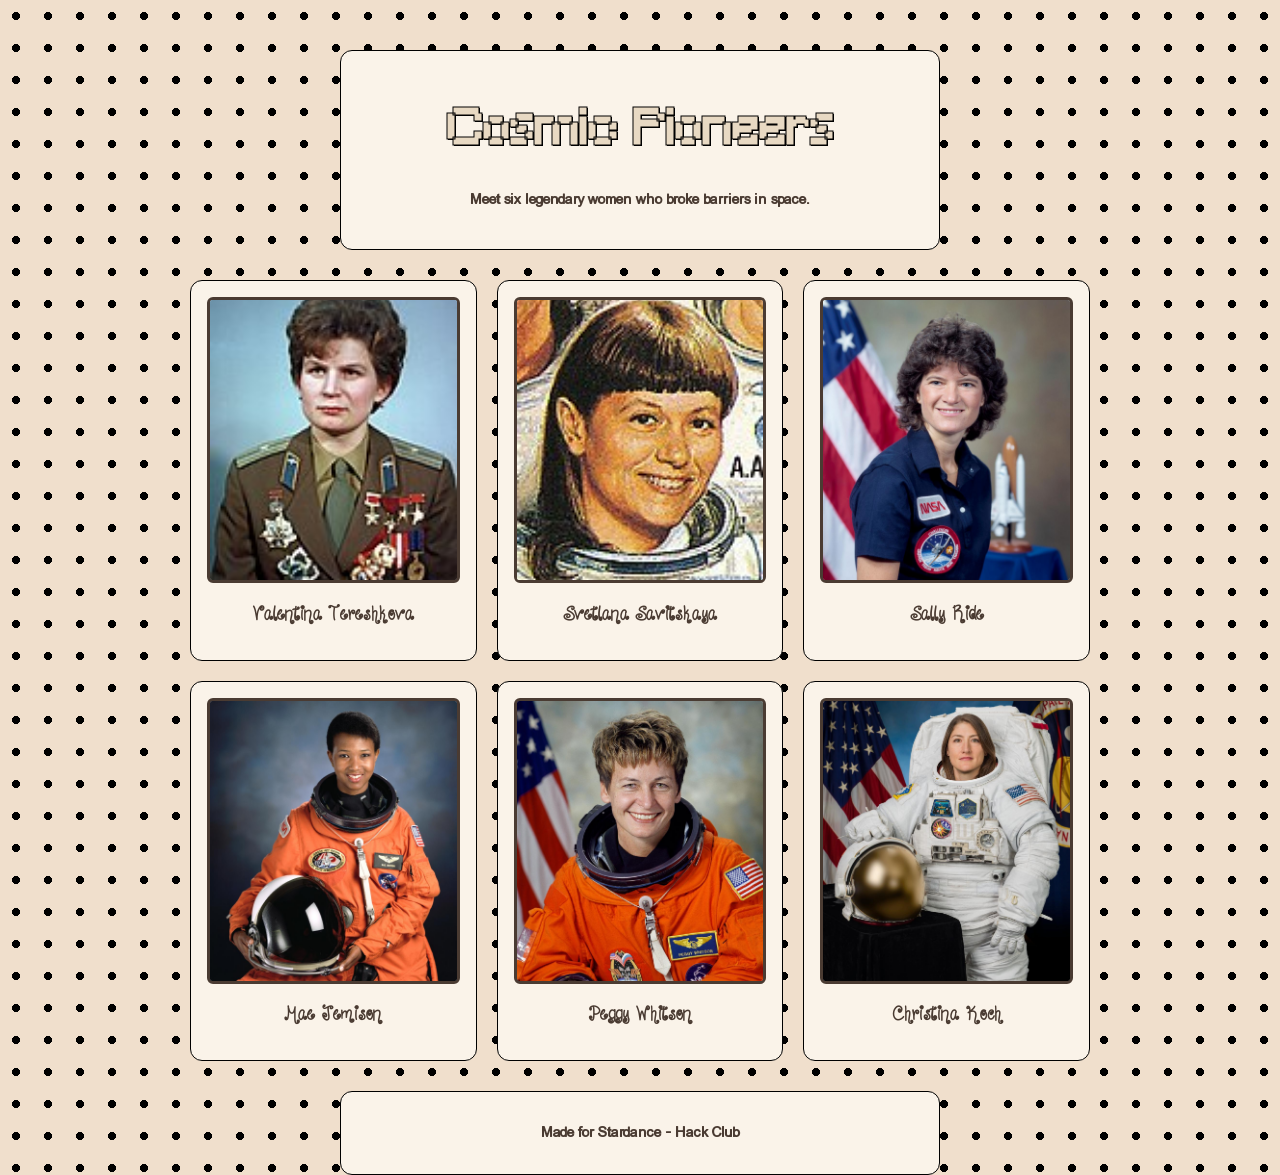
<file: index.html>
<!DOCTYPE html>
<html lang="en">

<head>
    <meta charset="UTF-8">
    <title>Cosmic Pioneers</title>
    <link rel="stylesheet" href="style.css">
</head>

<body>
    <header>
        <h1>Cosmic Pioneers</h1>
        <p>Meet six legendary women who broke barriers in space.</p>
    </header>

    <main>
        <div class="astronaut-grid">
            <div class="card">
                <div class="photo-frame">
                    <img src="images/tereshkova.jpg" alt="Valentina Tereshkova">
                </div>
                <h3>Valentina Tereshkova</h3>
            </div>
    
            <div class="card">
                <div class="photo-frame">
                    <img src="images/savitskaya.jpg" alt="Svetlana Savitskaya">
                </div>
                <h3>Svetlana Savitskaya</h3>
            </div>
    
            <div class="card">
                <div class="photo-frame">
                    <img src="images/ride.jpg" alt="Sally Ride">
                </div>
                <h3>Sally Ride</h3>
            </div>
    
            <div class="card">
                <div class="photo-frame">
                    <img src="images/jemison.jpg" alt="Mae Jemison">
                </div>
                <h3>Mae Jemison</h3>
            </div>
    
            <div class="card">
                <div class="photo-frame">
                    <img src="images/whitson.jpg" alt="Peggy Whitson">
                </div>
                <h3>Peggy Whitson</h3>
            </div>
    
            <div class="card">
                <div class="photo-frame">
                    <img src="images/koch.jpg" alt="Christina Koch">
                </div>
                <h3>Christina Koch</h3>
            </div>
        </div>
    </main>
    
    <footer>
        <p>Made for Stardance - Hack Club</p>
    </footer>
</body>

</html>
</file>
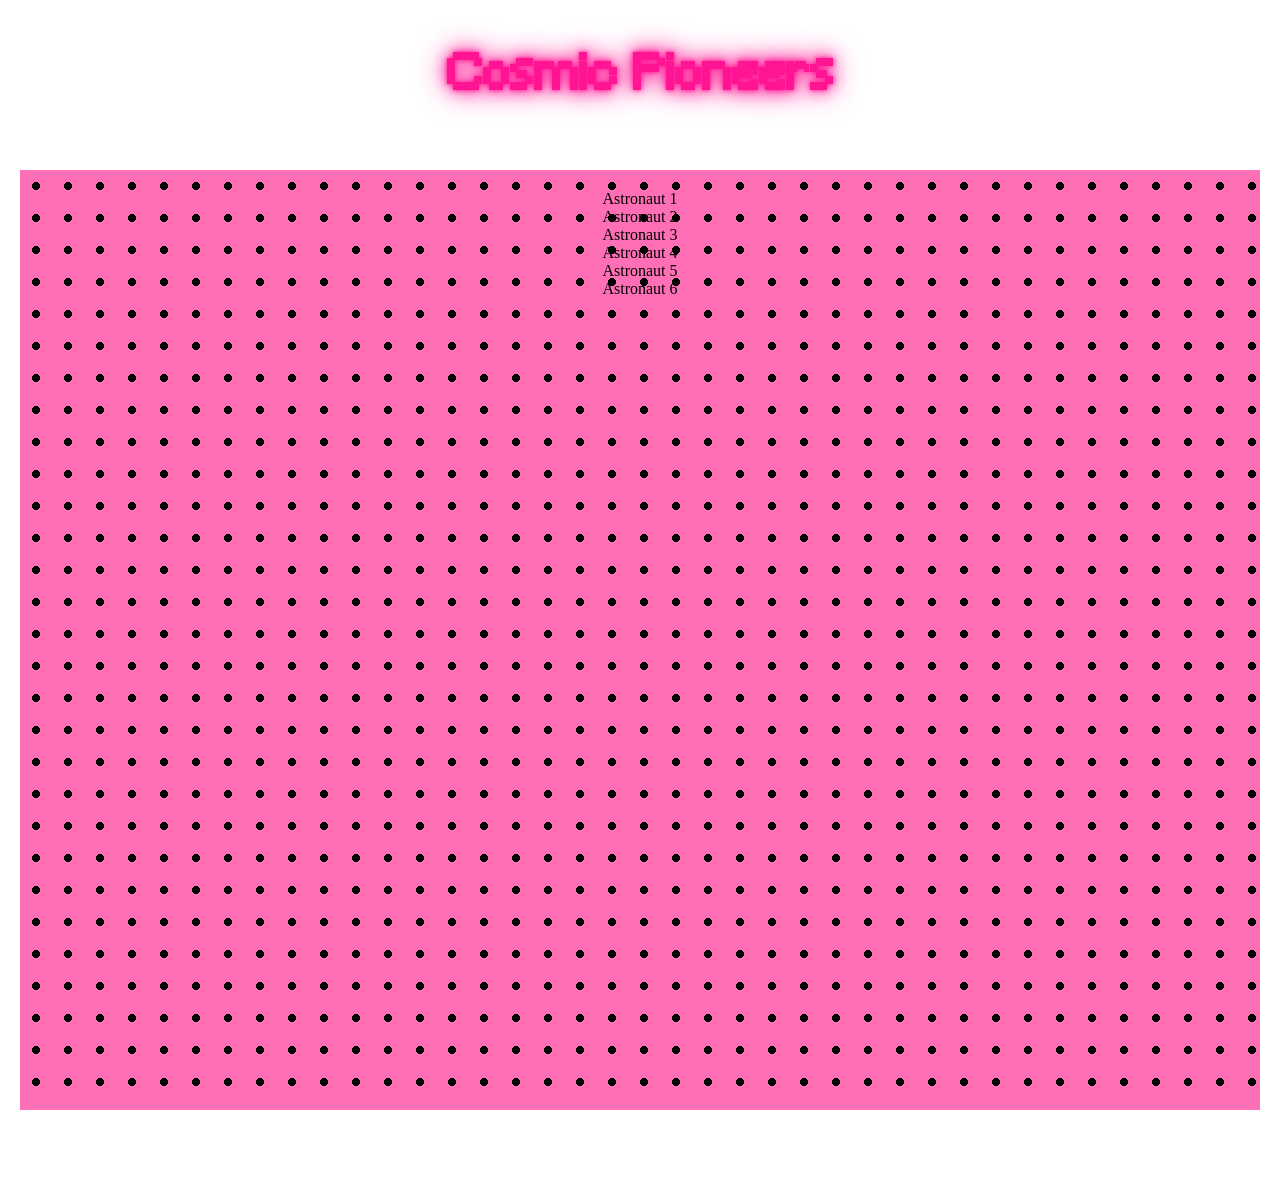
<file: cosmic-pioneers/index.html>
<!DOCTYPE html>
<html lang="en">

<head>
    <meta charset="UTF-8">
    <title>Cosmic Pioneers</title>
    <link rel="stylesheet" href="style.css">
</head>

<body>
    <header>
        <h1>Cosmic Pioneers</h1>
        <p>Meet six legendary women who broke barriers in space.</p>
    </header>

    <main id="home">
        <div class="astronaut-grid">
            <div class="card">Astronaut 1</div>
            <div class="card">Astronaut 2</div>
            <div class="card">Astronaut 3</div>
            <div class="card">Astronaut 4</div>
            <div class="card">Astronaut 5</div>
            <div class="card">Astronaut 6</div>
        </div>
    </main>
    

    <footer>
        <p>Made for Stardance - Hack Club</p>
    </footer>
</body>

</html>
</file>
<file: style.css>
*{
    box-sizing:border-box ;
}

html,
body {
    margin: 0;
    padding: 0;
    height: 100%;
}

@font-face {
    font-family: 'Minecraft';
    src: url('fonts/Minecraft.ttf');
}

@font-face {
    font-family: 'Curly Shirley';
    src: url('fonts/Curly\ Shirley.ttf');
}

@font-face {
    font-family: 'Bootzy TM';
    src: url('fonts/BootzyTM.ttf');
}

@font-face {
    font-family: 'Starry Type';
    src: url('fonts/StarryType.ttf');
}

body {
    margin: 0;
    padding: 0;
    text-align: center;
    min-height: 100vh;
}

body {
    background-color: #F0DFCC;
    background-image: radial-gradient(circle, #000000 4px, transparent 4px);
    background-size: 32px 32px;
    padding: 20px;
    min-height: 100vh;
}

h1 {
    font-family: 'Minecraft', sans-serif;
    color: #E8D9C3;
    font-size: 3rem;
    -webkit-text-stroke: 1px #000000;
    text-shadow: 1px 1px 0 #000000;
}

h3 {
    font-family: 'Curly Shirley', cursive;
    color: #4A3B32;
}

p {
    font-family: 'Bootzy TM', sans-serif;
    color: #4A3B32;
}

header {
    background-color: #FAF3E9;
    border: 1px solid #000000;
    border-radius: 12px;
    padding: 24px;
    margin: 30px auto;
    max-width: 600px;
}

footer {
    background-color: #FAF3E9;
    border: 1px solid #000000;
    border-radius: 12px;
    padding: 16px;
    margin: 30px auto;
    max-width: 600px;
}

.photo-frame {
    background-color: #FFFFFF;
    border: 3px solid #4A3B32;
    border-radius: 6px;
    padding: 6px;
    position: relative;
    margin-bottom: 12px;
}

.photo-frame img{
    width: 100%;
    height: 280px;
    object-fit: cover;
    display: block;
    border-radius: 2px;
}

.photo-frame {
    background-color: #FFFFFF;
    background-image: radial-gardient(circle, #4A3B32 2px, tarnsparent 2px);
    background-size: 12px 12px;
    border: 3px solid #4A3B32;
    border-radius: 6px;
    padding: 0px;
    position: relative;
    margin-bottom: 12px;
}

.astronaut-grid {
    display: grid;
    grid-template-columns: repeat(3, 1fr);
    gap: 20px;
    max-width: 900px;
    margin: 20px auto;
}

.card {
    background-color: #FAF3E9;
     border: 1px solid #000000;
     border-radius: 12px;
     padding: 16px;
}

.photo-frame::after {
    background-size: 16px 16px;
}
</file>
<file: cosmic-pioneers/style.css>
@font-face {
    font-family: 'Minecraft';
    src: url('fonts/Minecraft.ttf');
}
@font-face {
    font-family: 'Curly Shirley';
    src: url('fonts/Curly\ Shirley.ttf');
}
@font-face {
    font-family: 'Bootzy TM';
    src: url('fonts/BootzyTM.ttf');
}
@font-face {
    font-family: 'Starry Type';
    src: url('fonts/StarryType.ttf');
}
body {
    margin: 0;
    padding: 20px;
    text-align: center;
    min-height: 100vh;
}

    #home {
        background-color: #FF6FB5;
        background-image: radial-gradient(circle, #000000 4px, transparent 4px);
        background-size: 32px 32px;
        padding: 20px;
        min-height: 100vh;
    }
    
        h1 {
            font-family: 'Minecraft', sans-serif;
            color: #FF1493;
            font-size: 3rem;
            text-shadow: 0 0 5px #FF1493, 0 0 15px #FF1493, 0 0 30px #FF1493;
        }
    
                h3 {
                    font-family: 'Curly Shirley', cursive;
                    color: #FF1493;
                    text-shadow: 0 0 5px #FF1493, 0 0 15px #FF1493, 0 0 30px #FF1493;
                }

                                p {
                                    font-family: 'Bootzy TM', sans-serif;
                                    color: #FFFFFF;
                                }
</file>
